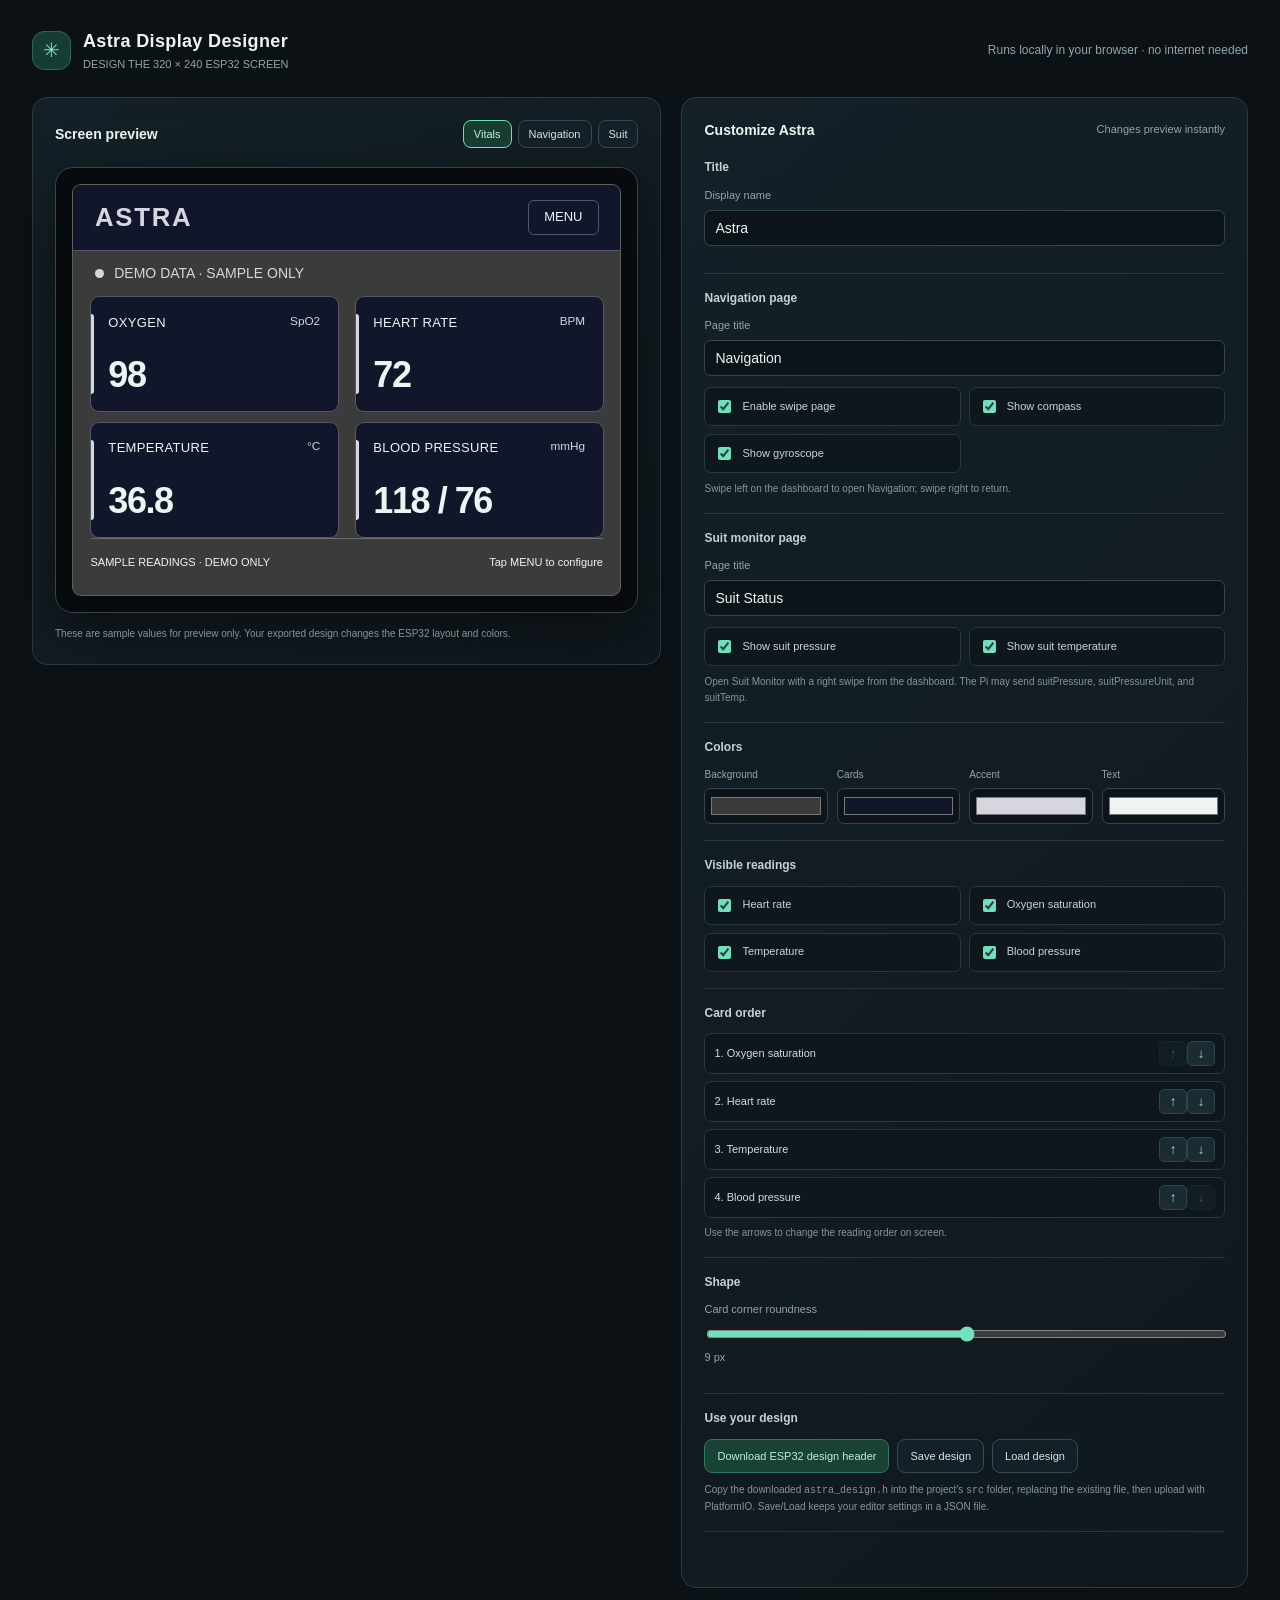
<file: wearable/tools/astra-designer.html>
<!doctype html>
<html lang="en"><head><meta charset="utf-8"><meta name="viewport" content="width=device-width,initial-scale=1"><title>Astra Display Designer</title>
<style>
:root{color-scheme:dark;--bg:#0b1115;--panel:#121d23;--line:#2a3a42;--text:#edf4f2;--muted:#92a5aa;--mint:#72e1be;--field:#0c1419}*{box-sizing:border-box}body{margin:0;background:var(--bg);color:var(--text);font:14px/1.45 "Segoe UI",Arial,sans-serif}.app{max-width:1360px;margin:auto;padding:28px 32px 40px}.top{display:flex;justify-content:space-between;align-items:center;margin-bottom:24px}.brand{display:flex;align-items:center;gap:12px}.mark{width:39px;height:39px;border:1px solid #2a6555;background:#173c34;color:#78e4c1;border-radius:12px;display:grid;place-items:center;font-size:20px}.brand h1{font-size:18px;margin:0;letter-spacing:.02em}.brand p{margin:3px 0 0;color:var(--muted);font-size:11px}.topnote{color:#92a5aa;font-size:12px}.layout{display:grid;grid-template-columns:minmax(360px,1fr) minmax(370px,.9fr);gap:20px;align-items:start}.panel{background:linear-gradient(140deg,#142027,#10181d);border:1px solid var(--line);border-radius:15px;padding:22px}.sectionhead{display:flex;justify-content:space-between;align-items:center;margin-bottom:19px}.sectionhead h2{font-size:14px;margin:0}.hint{font-size:11px;color:var(--muted)}.screenwrap{background:#070b0d;border:1px solid #34454c;border-radius:18px;padding:16px;box-shadow:0 18px 55px #0007}.screen{aspect-ratio:4/3;width:100%;border-radius:var(--radius,14px);overflow:hidden;background:var(--screenbg,#0d2026);border:1px solid color-mix(in srgb,var(--edge,#30434a),transparent 28%);color:var(--screenfg,#edf4f2);position:relative;container-type:inline-size}.screenbar{height:16%;background:var(--screenpanel,#172b32);display:flex;align-items:center;justify-content:space-between;padding:0 4%;border-bottom:1px solid var(--edge,#30434a)}.screenbar strong{font-size:clamp(12px,4.7cqw,26px);letter-spacing:.07em;color:var(--screenaccent,#72e1be)}.menubadge{font-size:clamp(7px,2.5cqw,13px);padding:1.4% 3%;border:1px solid var(--edge,#30434a);border-radius:6px}.state{height:11%;display:flex;align-items:center;padding:0 4%;gap:2%;font-size:clamp(7px,2.7cqw,14px);color:var(--screenaccent,#72e1be)}.state i{display:inline-block;background:var(--screenaccent,#72e1be);width:1.7cqw;height:1.7cqw;min-width:5px;min-height:5px;border-radius:50%}.cards{height:59%;padding:0 3.1%;display:grid;grid-template-columns:1fr 1fr;grid-template-rows:1fr 1fr;gap:4% 3.2%}.vcard{background:var(--screenpanel,#172b32);border:1px solid var(--edge,#30434a);border-radius:var(--cardr,10px);padding:6% 7%;position:relative;min-width:0;overflow:hidden}.vcard:before{content:"";position:absolute;left:0;top:15%;height:70%;width:3px;background:var(--screenaccent,#72e1be);border-radius:0 3px 3px 0}.vlabel{font-size:clamp(7px,2.45cqw,13px);color:var(--screenmuted,#92a5aa);letter-spacing:.025em}.vunit{float:right;font-size:.84em;color:var(--screenaccent,#72e1be)}.vvalue{font-size:clamp(16px,7cqw,36px);font-weight:650;margin-top:8%;letter-spacing:-.04em}.foot{height:12%;margin:0 3.2%;border-top:1px solid var(--edge,#30434a);display:flex;align-items:center;justify-content:space-between;color:var(--screenmuted,#92a5aa);font-size:clamp(6px,2.1cqw,11px)}.controls{display:grid;gap:16px}.group{padding-bottom:16px;border-bottom:1px solid #28373d}.group:last-of-type{border:0;padding-bottom:0}.group h3{margin:0 0 11px;font-size:12px;color:#c5d2d3}.fieldrow{display:grid;grid-template-columns:1fr 1fr;gap:12px}.field{display:grid;gap:6px;margin:0 0 11px}.field label,.fieldlabel{font-size:11px;color:var(--muted)}input[type=text]{height:36px;background:var(--field);border:1px solid #33464e;color:var(--text);border-radius:7px;padding:0 10px;font:inherit;outline:none}input[type=text]:focus{border-color:var(--mint)}input[type=color]{width:100%;height:36px;background:var(--field);border:1px solid #33464e;border-radius:7px;padding:4px;cursor:pointer}input[type=range]{width:100%;accent-color:var(--mint)}.colorgrid{display:grid;grid-template-columns:repeat(4,1fr);gap:9px}.colorbox{display:grid;gap:6px}.colorbox label{font-size:10px;color:var(--muted)}.toggles{display:grid;grid-template-columns:1fr 1fr;gap:8px}.toggle{display:flex;align-items:center;gap:8px;font-size:11px;color:#c8d5d6;background:#0e171b;border:1px solid #27383e;padding:9px;border-radius:7px}.toggle input{accent-color:#6de0bd}.order{display:grid;gap:7px}.orderrow{display:flex;align-items:center;justify-content:space-between;background:#0e171b;border:1px solid #27383e;padding:7px 9px;border-radius:7px;font-size:11px}.orderrow span{color:#d2dedd}.orderrow button{background:#1a2b31;color:#c4d3d4;border:1px solid #30434a;border-radius:5px;cursor:pointer;width:28px;height:25px}.orderrow button:disabled{opacity:.3;cursor:default}.buttons{display:flex;flex-wrap:wrap;gap:8px}.btn{border:1px solid #354950;background:#142027;color:#d8e3e1;border-radius:8px;padding:10px 12px;font-size:11px;cursor:pointer}.btn:hover{border-color:#63cda9}.btn.primary{background:#194236;border-color:#2e775d;color:#b7f0d8}.note{color:#83969c;font-size:10px;line-height:1.6;margin:0}.status{min-height:17px;font-size:11px;color:#91e6c5}.file{display:none}@media(max-width:900px){.app{padding:18px}.layout{grid-template-columns:1fr}.preview{order:0}.editor{order:1}.screenwrap{max-width:600px;margin:auto}.panel{padding:17px}}@media(max-width:480px){.app{padding:12px}.topnote{display:none}.colorgrid{grid-template-columns:1fr 1fr}}
</style><style>
.previewtabs{display:flex;gap:6px}.previewtabs .btn{padding:7px 10px}.previewtabs .active{border-color:#6be0bc;color:#b8f3dc;background:#183c32}.navpreview{height:70%;padding:0 3%;display:grid;grid-template-columns:1fr 1fr;gap:3.2%}.navbox{background:var(--screenpanel);border:1px solid var(--edge);border-radius:var(--cardr);padding:6%;min-width:0;overflow:hidden}.dial{aspect-ratio:1/1;width:78%;margin:4% auto 0;border:1px solid var(--edge);border-radius:50%;position:relative;display:grid;place-items:center;color:var(--screenfg);font-size:clamp(10px,4cqw,20px)}.dial:before{content:"";position:absolute;width:2px;height:34%;background:var(--screenaccent);top:15%;left:calc(50% - 1px);transform:rotate(30deg);transform-origin:bottom}.dial small{position:absolute;top:3%;font-size:clamp(6px,2cqw,10px);color:var(--screenaccent)}.gyrotitle{font-size:clamp(7px,2.6cqw,13px);color:var(--screenaccent);margin:5% 0 10%}.gyrorow{display:flex;justify-content:space-between;border-top:1px solid var(--edge);padding:8% 0;font-size:clamp(8px,2.8cqw,14px)}.suitpreview{height:70%;padding:0 3.5%;display:grid;align-content:start;gap:2.4%}.suitrow{height:18%;display:flex;justify-content:space-between;align-items:center;background:var(--screenpanel);border:1px solid var(--edge);border-radius:var(--cardr);padding:0 4%;font-size:clamp(8px,2.7cqw,13px)}.suitrow b{color:var(--screenaccent);font-size:.8em}
</style></head><body><main class="app">
<header class="top"><div class="brand"><div class="mark">✳</div><div><h1>Astra Display Designer</h1><p>DESIGN THE 320 × 240 ESP32 SCREEN</p></div></div><div class="topnote">Runs locally in your browser · no internet needed</div></header>
<div class="layout"><section class="panel preview"><div class="sectionhead"><h2>Screen preview</h2><div class="previewtabs"><button class="btn active" id="previewVitals">Vitals</button><button class="btn" id="previewNavigation">Navigation</button><button class="btn" id="previewSuit">Suit</button></div></div><div class="screenwrap"><div class="screen" id="screen"><div class="screenbar"><strong id="previewTitle">ASTRA</strong><span class="menubadge">MENU</span></div><div class="state"><i></i><span id="previewState">DEMO DATA · SAMPLE ONLY</span></div><div class="cards" id="cards"></div><div class="navpreview" id="navPreview" style="display:none"><div class="navbox" id="navCompassPreview"><div class="vlabel">COMPASS</div><div class="dial"><small>N</small>248°</div></div><div class="navbox" id="navGyroPreview"><div class="gyrotitle">GYROSCOPE · deg/s</div><div class="gyrorow"><b>X</b><span>+0.04</span></div><div class="gyrorow"><b>Y</b><span>-0.08</span></div><div class="gyrorow"><b>Z</b><span>+0.12</span></div></div></div><div class="suitpreview" id="suitPreview" style="display:none"><div class="suitrow"><span>SUIT PRESSURE</span><b>4.20</b></div><div class="suitrow"><span>SUIT TEMPERATURE</span><b>22.0 C</b></div></div><div class="foot" id="foot"><span>SAMPLE READINGS · DEMO ONLY</span><span>Tap MENU to configure</span></div></div></div><p class="note" style="margin-top:13px">These are sample values for preview only. Your exported design changes the ESP32 layout and colors.</p></section>
<section class="panel editor"><div class="sectionhead"><h2>Customize Astra</h2><span class="hint">Changes preview instantly</span></div><div class="controls">
<div class="group"><h3>Title</h3><div class="field"><label for="title">Display name</label><input id="title" type="text" maxlength="12" value="Astra"></div></div>
<div class="group"><h3>Navigation page</h3><div class="field"><label for="navTitle">Page title</label><input id="navTitle" type="text" maxlength="18" value="Navigation"></div><div class="toggles"><label class="toggle"><input id="navEnabled" type="checkbox" checked> Enable swipe page</label><label class="toggle"><input id="navCompass" type="checkbox" checked> Show compass</label><label class="toggle"><input id="navGyro" type="checkbox" checked> Show gyroscope</label></div><p class="note" style="margin-top:8px">Swipe left on the dashboard to open Navigation; swipe right to return.</p></div>
<div class="group"><h3>Suit monitor page</h3><div class="field"><label for="suitTitle">Page title</label><input id="suitTitle" type="text" maxlength="18" value="Suit Status"></div><div class="toggles"><label class="toggle"><input id="suitPressureEnabled" type="checkbox" checked> Show suit pressure</label><label class="toggle"><input id="suitTempEnabled" type="checkbox" checked> Show suit temperature</label></div><p class="note" style="margin-top:8px">Open Suit Monitor with a right swipe from the dashboard. The Pi may send suitPressure, suitPressureUnit, and suitTemp.</p></div>
<div class="group"><h3>Colors</h3><div class="colorgrid"><div class="colorbox"><label for="bg">Background</label><input id="bg" type="color" value="#3a3b3a"></div><div class="colorbox"><label for="panelColor">Cards</label><input id="panelColor" type="color" value="#12162b"></div><div class="colorbox"><label for="accent">Accent</label><input id="accent" type="color" value="#d4d7de"></div><div class="colorbox"><label for="textColor">Text</label><input id="textColor" type="color" value="#edf4f2"></div></div></div>
<div class="group"><h3>Visible readings</h3><div class="toggles"><label class="toggle"><input type="checkbox" data-vital="0" checked> Heart rate</label><label class="toggle"><input type="checkbox" data-vital="1" checked> Oxygen saturation</label><label class="toggle"><input type="checkbox" data-vital="2" checked> Temperature</label><label class="toggle"><input type="checkbox" data-vital="3" checked> Blood pressure</label></div></div>
<div class="group"><h3>Card order</h3><div class="order" id="order"></div><p class="note" style="margin-top:7px">Use the arrows to change the reading order on screen.</p></div>
<div class="group"><h3>Shape</h3><div class="field"><label for="rounding">Card corner roundness</label><input id="rounding" type="range" min="0" max="18" value="9"><span class="hint"><span id="roundval">9</span> px</span></div></div>
<div class="group"><h3>Use your design</h3><div class="buttons"><button class="btn primary" id="export">Download ESP32 design header</button><button class="btn" id="save">Save design</button><button class="btn" id="load">Load design</button><input class="file" id="file" type="file" accept="application/json"></div><p class="note" style="margin-top:9px">Copy the downloaded <code>astra_design.h</code> into the project's <code>src</code> folder, replacing the existing file, then upload with PlatformIO. Save/Load keeps your editor settings in a JSON file.</p></div>
<div class="status" id="status" role="status"></div></div></section></div></main>
<script>
const names=['Heart rate','Oxygen saturation','Temperature','Blood pressure'];const sample=[['HEART RATE','BPM','72'],['OXYGEN','SpO2','98'],['TEMPERATURE','°C','36.8'],['BLOOD PRESSURE','mmHg','118 / 76']];let order=[1,0,2,3];
const $=id=>document.getElementById(id);const vitalChecks=[...document.querySelectorAll('[data-vital]')];let previewPage='vitals';
function hex565(hex){let n=parseInt(hex.slice(1),16),r=(n>>16)&255,g=(n>>8)&255,b=n&255;return ((r&248)<<8)|((g&252)<<3)|(b>>3)}
function state(){return{title:$('title').value||'Astra',navTitle:$('navTitle').value||'Navigation',navEnabled:$('navEnabled').checked,navCompass:$('navCompass').checked,navGyro:$('navGyro').checked,suitTitle:$('suitTitle').value||'Suit Monitor',suitPressureEnabled:$('suitPressureEnabled').checked,suitTempEnabled:$('suitTempEnabled').checked,bg:$('bg').value,panel:$('panelColor').value,accent:$('accent').value,text:$('textColor').value,visible:vitalChecks.map(x=>x.checked),order,rounding:+$('rounding').value}}
function renderOrder(){const box=$('order');box.replaceChildren();order.forEach((id,pos)=>{let row=document.createElement('div');row.className='orderrow';let label=document.createElement('span');label.textContent=(pos+1)+'. '+names[id];let actions=document.createElement('div');for(let dir of [-1,1]){let b=document.createElement('button');b.textContent=dir<0?'↑':'↓';b.title=dir<0?'Move up':'Move down';b.disabled=pos+dir<0||pos+dir>=order.length;b.onclick=()=>{let to=pos+dir;[order[pos],order[to]]=[order[to],order[pos]];render()};actions.append(b)}row.append(label,actions);box.append(row)})}
function render(){let s=state(),screen=$('screen');screen.style.setProperty('--screenbg',s.bg);screen.style.setProperty('--screenpanel',s.panel);screen.style.setProperty('--screenaccent',s.accent);screen.style.setProperty('--screenfg',s.text);screen.style.setProperty('--screenmuted',s.text);screen.style.setProperty('--edge',s.accent+'55');screen.style.setProperty('--radius',Math.max(4,s.rounding)+'px');screen.style.setProperty('--cardr',Math.max(0,s.rounding)+'px');$('previewTitle').textContent=(previewPage==='navigation'?s.navTitle:previewPage==='suit'?s.suitTitle:s.title).toUpperCase();$('roundval').textContent=s.rounding;let cards=$('cards'),nav=$('navPreview'),suit=$('suitPreview');cards.replaceChildren();let visible=order.filter(i=>s.visible[i]);visible.forEach(id=>{let card=document.createElement('div');card.className='vcard';let label=document.createElement('span');label.className='vlabel';label.textContent=sample[id][0];let unit=document.createElement('span');unit.className='vunit';unit.textContent=sample[id][1];let value=document.createElement('div');value.className='vvalue';value.textContent=sample[id][2];card.append(label,unit,value);cards.append(card)});while(cards.children.length<4){let blank=document.createElement('div');blank.style.opacity='0';cards.append(blank)}cards.style.opacity=visible.length?'1':'.3';cards.style.display=previewPage==='vitals'?'grid':'none';nav.style.display=previewPage==='navigation'?'grid':'none';suit.style.display=previewPage==='suit'?'grid':'none';suit.children[0].style.display=s.suitPressureEnabled?'flex':'none';suit.children[1].style.display=s.suitTempEnabled?'flex':'none';$('navCompassPreview').style.display=s.navCompass?'block':'none';$('navGyroPreview').style.display=s.navGyro?'block':'none';nav.style.gridTemplateColumns=s.navCompass&&s.navGyro?'1fr 1fr':'1fr';$('foot').style.display=previewPage==='vitals'?'flex':'none';$('previewVitals').classList.toggle('active',previewPage==='vitals');$('previewNavigation').classList.toggle('active',previewPage==='navigation');$('previewSuit').classList.toggle('active',previewPage==='suit');renderOrder()}
function cppHeader(s){let orderDefs=s.order.map((v,i)=>`#define ASTRA_ORDER_${i} ${v}`).join('\n');return `#pragma once\n#include <stdint.h>\n\n// Generated by Astra Display Designer.\n#define ASTRA_TITLE "${s.title.replace(/[^\w -]/g,'').slice(0,12)||'Astra'}"\n#define ASTRA_NAV_TITLE "${s.navTitle.replace(/[^\w -]/g,'').slice(0,18)||'Navigation'}"\n#define ASTRA_NAV_ENABLED ${s.navEnabled?1:0}\n#define ASTRA_NAV_COMPASS ${s.navCompass?1:0}\n#define ASTRA_NAV_GYRO ${s.navGyro?1:0}\n#define ASTRA_SUIT_TITLE "${s.suitTitle.replace(/[^\w -]/g,'').slice(0,18)||'Suit Monitor'}"\n#define ASTRA_SUIT_PRESSURE_ENABLED ${s.suitPressureEnabled?1:0}\n#define ASTRA_SUIT_TEMP_ENABLED ${s.suitTempEnabled?1:0}\n#define ASTRA_BG 0x${hex565(s.bg).toString(16).toUpperCase().padStart(4,'0')}\n#define ASTRA_PANEL 0x${hex565(s.panel).toString(16).toUpperCase().padStart(4,'0')}\n#define ASTRA_EDGE 0x${hex565(s.accent).toString(16).toUpperCase().padStart(4,'0')}\n#define ASTRA_TEXT 0x${hex565(s.text).toString(16).toUpperCase().padStart(4,'0')}\n#define ASTRA_MUTED 0x${hex565(s.text).toString(16).toUpperCase().padStart(4,'0')}\n#define ASTRA_ACCENT 0x${hex565(s.accent).toString(16).toUpperCase().padStart(4,'0')}\n#define ASTRA_VISIBLE_MASK 0x${s.visible.reduce((m,v,i)=>v?m|(1<<i):m,0).toString(16).toUpperCase()}\n#define ASTRA_CARD_RADIUS ${s.rounding}\n#define ASTRA_SHOW_FOOTER 1\n${orderDefs}\n`}
function download(name,content,type){let a=document.createElement('a');a.href=URL.createObjectURL(new Blob([content],{type}));a.download=name;a.click();setTimeout(()=>URL.revokeObjectURL(a.href),1000)}
function tell(msg){$('status').textContent=msg;setTimeout(()=>$('status').textContent='',3500)}
for(let el of [$('title'),$('navTitle'),$('navEnabled'),$('navCompass'),$('navGyro'),$('suitTitle'),$('suitPressureEnabled'),$('suitTempEnabled'),$('bg'),$('panelColor'),$('accent'),$('textColor'),$('rounding'),...vitalChecks])el.addEventListener('input',render);
$('previewVitals').onclick=()=>{previewPage='vitals';render()};$('previewNavigation').onclick=()=>{previewPage='navigation';render()};$('previewSuit').onclick=()=>{previewPage='suit';render()};
$('export').onclick=()=>{download('astra_design.h',cppHeader(state()),'text/plain');tell('Downloaded astra_design.h')};$('save').onclick=()=>{download('astra-design.json',JSON.stringify(state(),null,2),'application/json');tell('Saved design JSON')};$('load').onclick=()=>$('file').click();$('file').onchange=async e=>{try{let s=JSON.parse(await e.target.files[0].text());$('title').value=s.title||'Astra';$('navTitle').value=s.navTitle||'Navigation';$('navEnabled').checked=s.navEnabled??true;$('navCompass').checked=s.navCompass??true;$('navGyro').checked=s.navGyro??true;$('suitTitle').value=s.suitTitle||'Suit Status';$('suitPressureEnabled').checked=s.suitPressureEnabled??true;$('suitTempEnabled').checked=s.suitTempEnabled??true;$('bg').value=s.bg||'#3a3b3a';$('panelColor').value=s.panel||'#12162b';$('accent').value=s.accent||'#d4d7de';$('textColor').value=s.text||'#edf4f2';$('rounding').value=s.rounding??9;vitalChecks.forEach((c,i)=>c.checked=s.visible?.[i]??true);order=s.order||[1,0,2,3];render();tell('Loaded design')}catch{tell('Could not read that design file')}e.target.value=''};
render();
</script></body></html>
</file>
